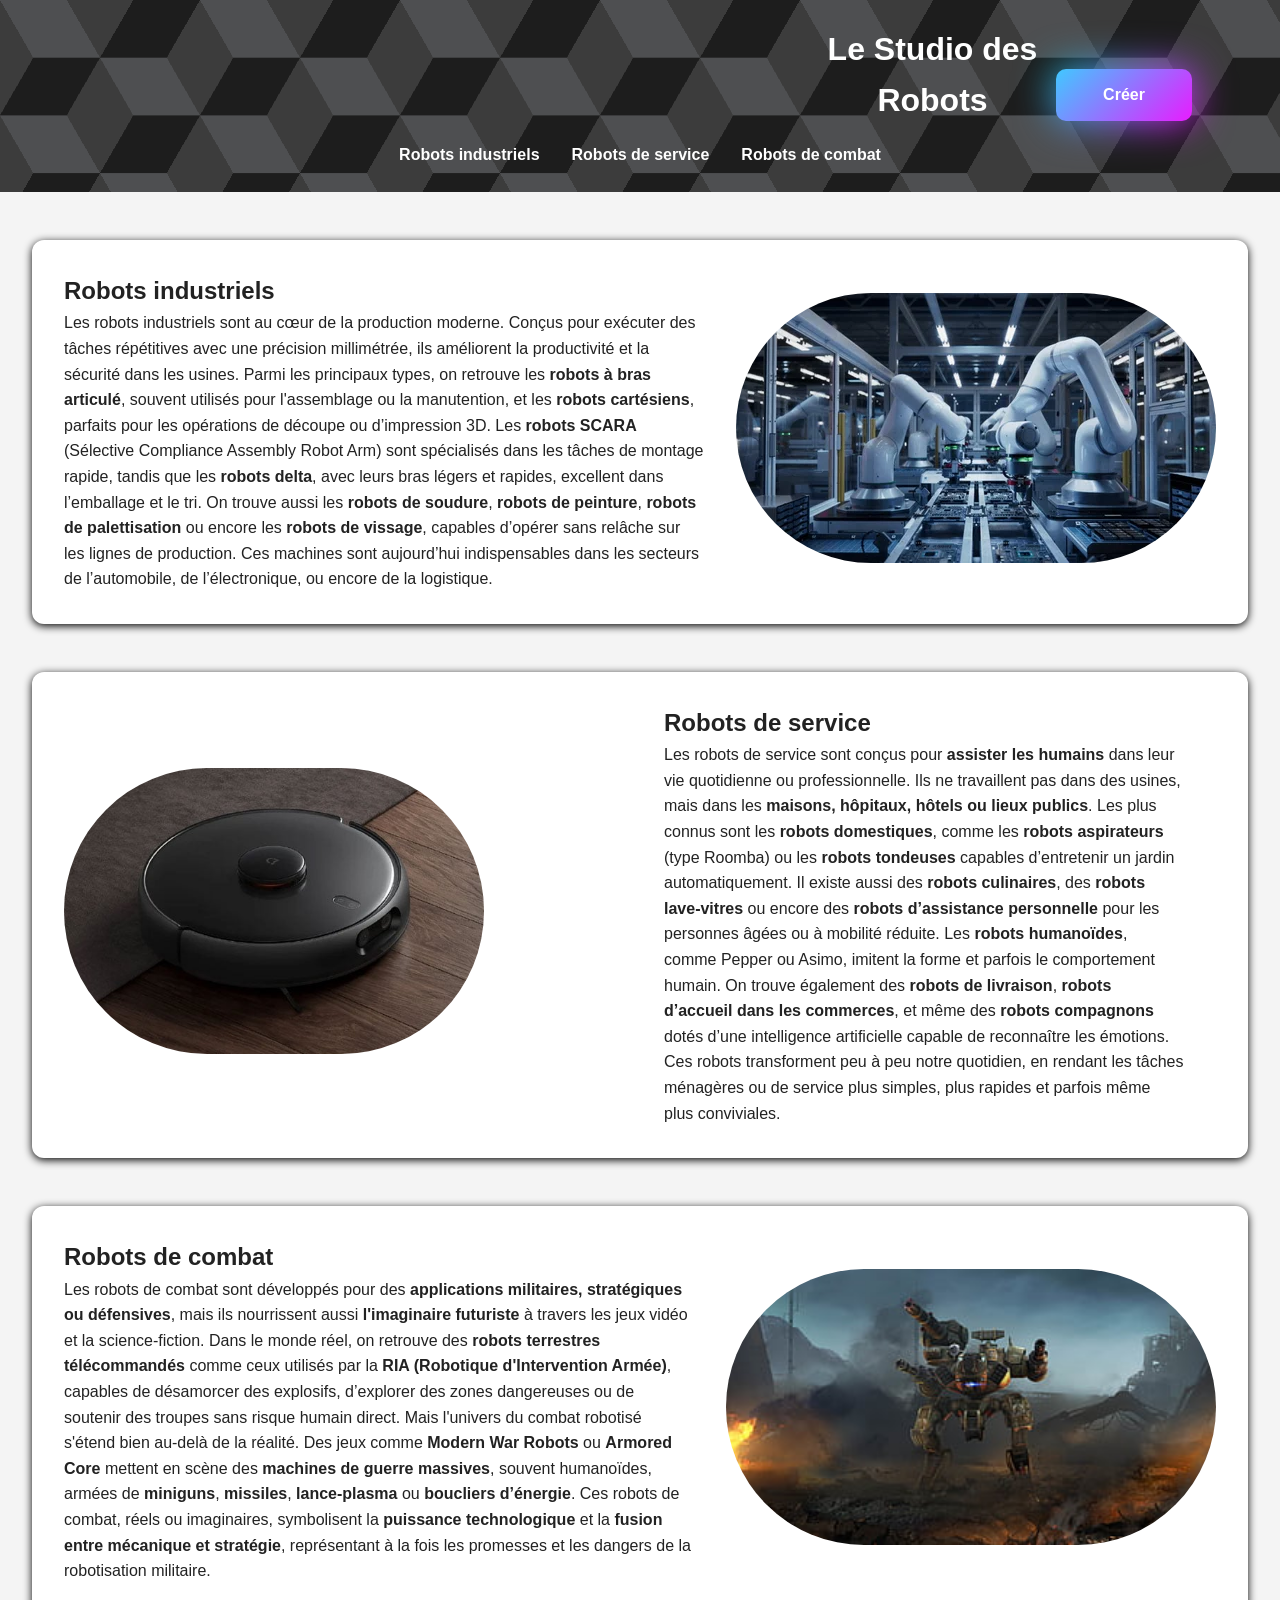
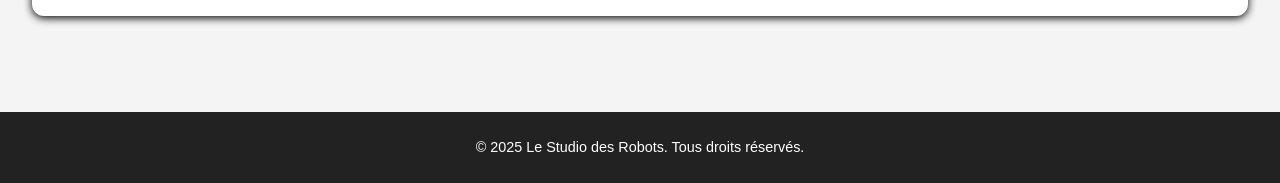
<file: index.html>
<!DOCTYPE html> 
<html lang="fr">
<head>
  <meta charset="UTF-8">
  <title>Le Studio des Robots</title>
  <link rel="stylesheet" href="style.css">
</head>

<body>
  <header>
    <div class="header-top">
      <h1>Le Studio des Robots</h1>
      <div class="btn">
        <a class="button" href="creer.html" aria-label="Créer">
          <span class="button-label">Créer</span>
        </a>
      </div>
    </div>

    <nav>
      <ul>
        <li><a href="#industriels">Robots industriels</a></li>
        <li><a href="#service">Robots de service</a></li>
        <li><a href="#combat">Robots de combat</a></li>
      </ul>
    </nav>
  </header>

  <main>
    <section id="industriels" class="robot-section">
      <div class="text">
        <h2>Robots industriels</h2>
        <p>
          Les robots industriels sont au cœur de la production moderne. Conçus pour exécuter des tâches répétitives avec une précision millimétrée, ils améliorent la productivité et la sécurité dans les usines.  
          Parmi les principaux types, on retrouve les <strong>robots à bras articulé</strong>, souvent utilisés pour l'assemblage ou la manutention, et les <strong>robots cartésiens</strong>, parfaits pour les opérations de découpe ou d’impression 3D.  
          Les <strong>robots SCARA</strong> (Sélective Compliance Assembly Robot Arm) sont spécialisés dans les tâches de montage rapide, tandis que les <strong>robots delta</strong>, avec leurs bras légers et rapides, excellent dans l’emballage et le tri.  
          On trouve aussi les <strong>robots de soudure</strong>, <strong>robots de peinture</strong>, <strong>robots de palettisation</strong> ou encore les <strong>robots de vissage</strong>, capables d’opérer sans relâche sur les lignes de production. Ces machines sont aujourd’hui indispensables dans les secteurs de l’automobile, de l’électronique, ou encore de la logistique.
        </p>
      </div>

      <div class="image1">
        <img src="robot-industriel.jpg" alt="Robot industriel">
      </div>
    </section>

    <section id="service" class="robot-section">
      <div class="text">
        <h2>Robots de service</h2>
        <p>
          Les robots de service sont conçus pour <strong>assister les humains</strong> dans leur vie quotidienne ou professionnelle. Ils ne travaillent pas dans des usines, mais dans les <strong>maisons, hôpitaux, hôtels ou lieux publics</strong>.  
          Les plus connus sont les <strong>robots domestiques</strong>, comme les <strong>robots aspirateurs</strong> (type Roomba) ou les <strong>robots tondeuses</strong> capables d’entretenir un jardin automatiquement. Il existe aussi des <strong>robots culinaires</strong>, des <strong>robots lave-vitres</strong> ou encore des <strong>robots d’assistance personnelle</strong> pour les personnes âgées ou à mobilité réduite.  
          Les <strong>robots humanoïdes</strong>, comme Pepper ou Asimo, imitent la forme et parfois le comportement humain. On trouve également des <strong>robots de livraison</strong>, <strong>robots d’accueil dans les commerces</strong>, et même des <strong>robots compagnons</strong> dotés d’une intelligence artificielle capable de reconnaître les émotions.  
          Ces robots transforment peu à peu notre quotidien, en rendant les tâches ménagères ou de service plus simples, plus rapides et parfois même plus conviviales.
        </p>
      </div>

      <div class="image2">
        <img src="robot-service.jpg" alt="Robot de service">
      </div>
    </section>

    <section id="combat" class="robot-section">
      <div class="text">
        <h2>Robots de combat</h2>
        <p>
          Les robots de combat sont développés pour des <strong>applications militaires, stratégiques ou défensives</strong>, mais ils nourrissent aussi <strong>l'imaginaire futuriste</strong> à travers les jeux vidéo et la science-fiction.  
          Dans le monde réel, on retrouve des <strong>robots terrestres télécommandés</strong> comme ceux utilisés par la <strong>RIA (Robotique d'Intervention Armée)</strong>, capables de désamorcer des explosifs, d’explorer des zones dangereuses ou de soutenir des troupes sans risque humain direct.  
          Mais l'univers du combat robotisé s'étend bien au-delà de la réalité. Des jeux comme <strong>Modern War Robots</strong> ou <strong>Armored Core</strong> mettent en scène des <strong>machines de guerre massives</strong>, souvent humanoïdes, armées de <strong>miniguns</strong>, <strong>missiles</strong>, <strong>lance-plasma</strong> ou <strong>boucliers d’énergie</strong>.  
          Ces robots de combat, réels ou imaginaires, symbolisent la <strong>puissance technologique</strong> et la <strong>fusion entre mécanique et stratégie</strong>, représentant à la fois les promesses et les dangers de la robotisation militaire.
        </p>
      </div>

      <div class="image3">
        <img src="robot-combat.jpg" alt="Robot de combat">
      </div>
    </section>
  </main>

  <footer>
    <p>&copy; 2025 Le Studio des Robots. Tous droits réservés.</p>
  </footer>
</body>
</html>
</file>
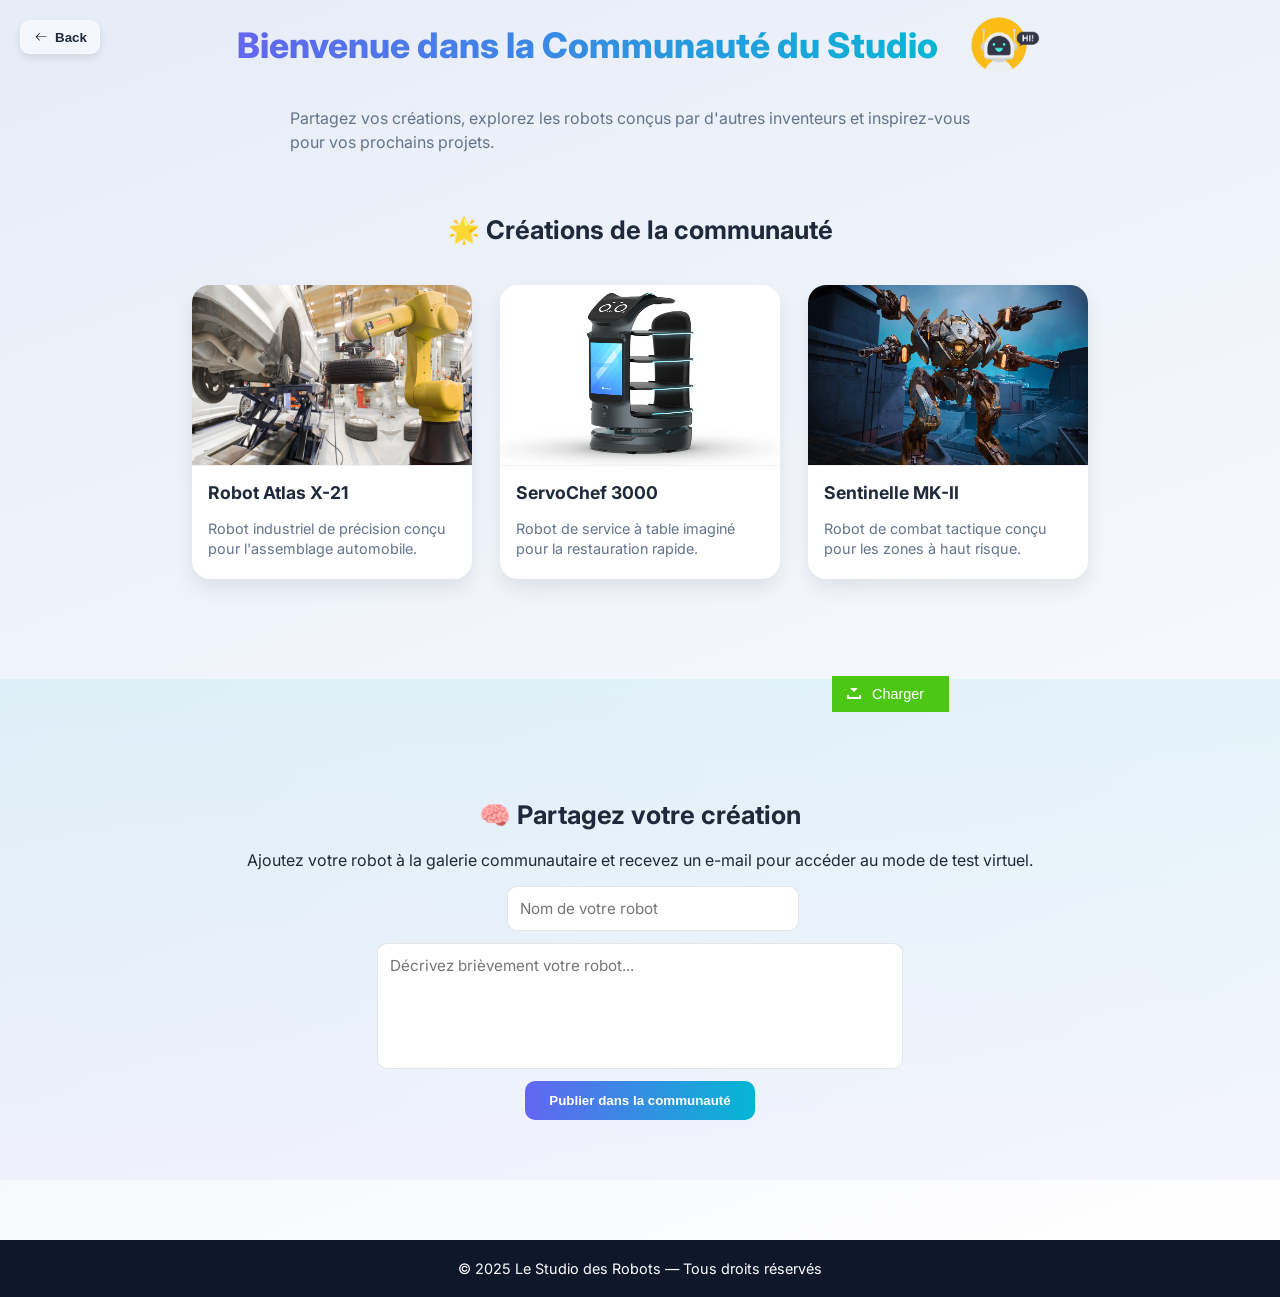
<file: communaute.html>
<!doctype html>
<html lang="fr">
<head>
  <meta charset="utf-8" />
  <meta name="viewport" content="width=device-width, initial-scale=1" />
  <title>Communauté – Le Studio des Robots</title>
  
  <!-- Importation de la police Inter depuis Google Fonts -->
  <link href="https://fonts.googleapis.com/css2?family=Inter:wght@400;600;700&display=swap" rel="stylesheet">
  
  <!-- Lien vers la feuille de style CSS spécifique à cette page -->
  <link rel="stylesheet" href="communaute.css">
</head>

<body>
  <!-- BOUTON DE RETOUR VERS LA PAGE PRINCIPALE -->
  <a href="index.html" id="btnRetour" style="position:fixed; top:20px; left:20px; z-index:1000; text-decoration:none;">
    <button>
      <!-- Icône flèche SVG pour le bouton "Back" -->
      <svg height="16" width="16" xmlns="http://www.w3.org/2000/svg" version="1.1" viewBox="0 0 1024 1024">
        <path d="M874.690416 495.52477c0 11.2973-9.168824 20.466124-20.466124 20.466124l-604.773963 0 188.083679 188.083679c7.992021 7.992021 7.992021 20.947078 0 28.939099-4.001127 3.990894-9.240455 5.996574-14.46955 5.996574-5.239328 0-10.478655-1.995447-14.479783-5.996574l-223.00912-223.00912c-3.837398-3.837398-5.996574-9.046027-5.996574-14.46955 0-5.433756 2.159176-10.632151 5.996574-14.46955l223.019353-223.029586c7.992021-7.992021 20.957311-7.992021 28.949332 0 7.992021 8.002254 7.992021 20.957311 0 28.949332l-188.073446 188.073446 604.753497 0C865.521592 475.058646 874.690416 484.217237 874.690416 495.52477z"></path>
      </svg>
      <span>Back</span>
    </button>
  </a>
  
  <!-- BOUTON CHARGER (pour éventuellement charger un fichier ou une image) -->
  <button class="btncharger">Charger</button>

  <!-- HEADER DE LA PAGE -->
  <header class="header">
    <div class="header-content">
      <h1 class="titre">Bienvenue dans la Communauté du Studio</h1>
      <!-- Logo ou image décorative -->
      <img src="robot-salut.png" alt="Logo du Studio des Robots" class="logo">
    </div>
    <p class="intro">
      Partagez vos créations, explorez les robots conçus par d'autres inventeurs et inspirez-vous pour vos prochains projets.
    </p>
  </header>

  <!-- SECTION GALERIE : affiche les créations de la communauté -->
  <section class="galerie">
    <h2 class="section-titre">🌟 Créations de la communauté</h2>
    <div class="grille-robots">
      <!-- CARTE D’UN ROBOT -->
      <div class="robot-carte">
        <div class="robot-image"><img src="robot-assemblage.jpg"></div>
        <h3>Robot Atlas X-21</h3>
        <p>Robot industriel de précision conçu pour l'assemblage automobile.</p>
      </div>
      <div class="robot-carte">
        <div class="robot-image"><img src="robot-restauration.jpg"></div>
        <h3>ServoChef 3000</h3>
        <p>Robot de service à table imaginé pour la restauration rapide.</p>
      </div>
      <div class="robot-carte">
        <div class="robot-image"><img src="robot-guerre.jpg"></div>
        <h3>Sentinelle MK-II</h3>
        <p>Robot de combat tactique conçu pour les zones à haut risque.</p>
      </div>
    </div>
  </section>

  <!-- SECTION AJOUT D’UN ROBOT : permet aux utilisateurs de partager leur création -->
  <section class="ajout">
    <h2 class="section-titre">🧠 Partagez votre création</h2>
    <p>
      Ajoutez votre robot à la galerie communautaire et recevez un e-mail pour accéder au mode de test virtuel.
    </p>
    
    <div class="formulaire-ajout">
      <!-- LIGNE NOM ET BOUTON CHARGER -->
      <div class="ligne-nom">
        <input type="text" placeholder="Nom de votre robot" class="champ champ-nom">
      </div>
      <!-- DESCRIPTION DU ROBOT -->
      <textarea placeholder="Décrivez brièvement votre robot..." class="champ"></textarea>
      <!-- BOUTON PUBLIER -->
      <button class="btn-publier">Publier dans la communauté</button>
    </div>
  </section>

  <!-- FOOTER DE LA PAGE -->
  <footer class="footer">
    © 2025 Le Studio des Robots — Tous droits réservés
  </footer>
</body>
</html>
</file>
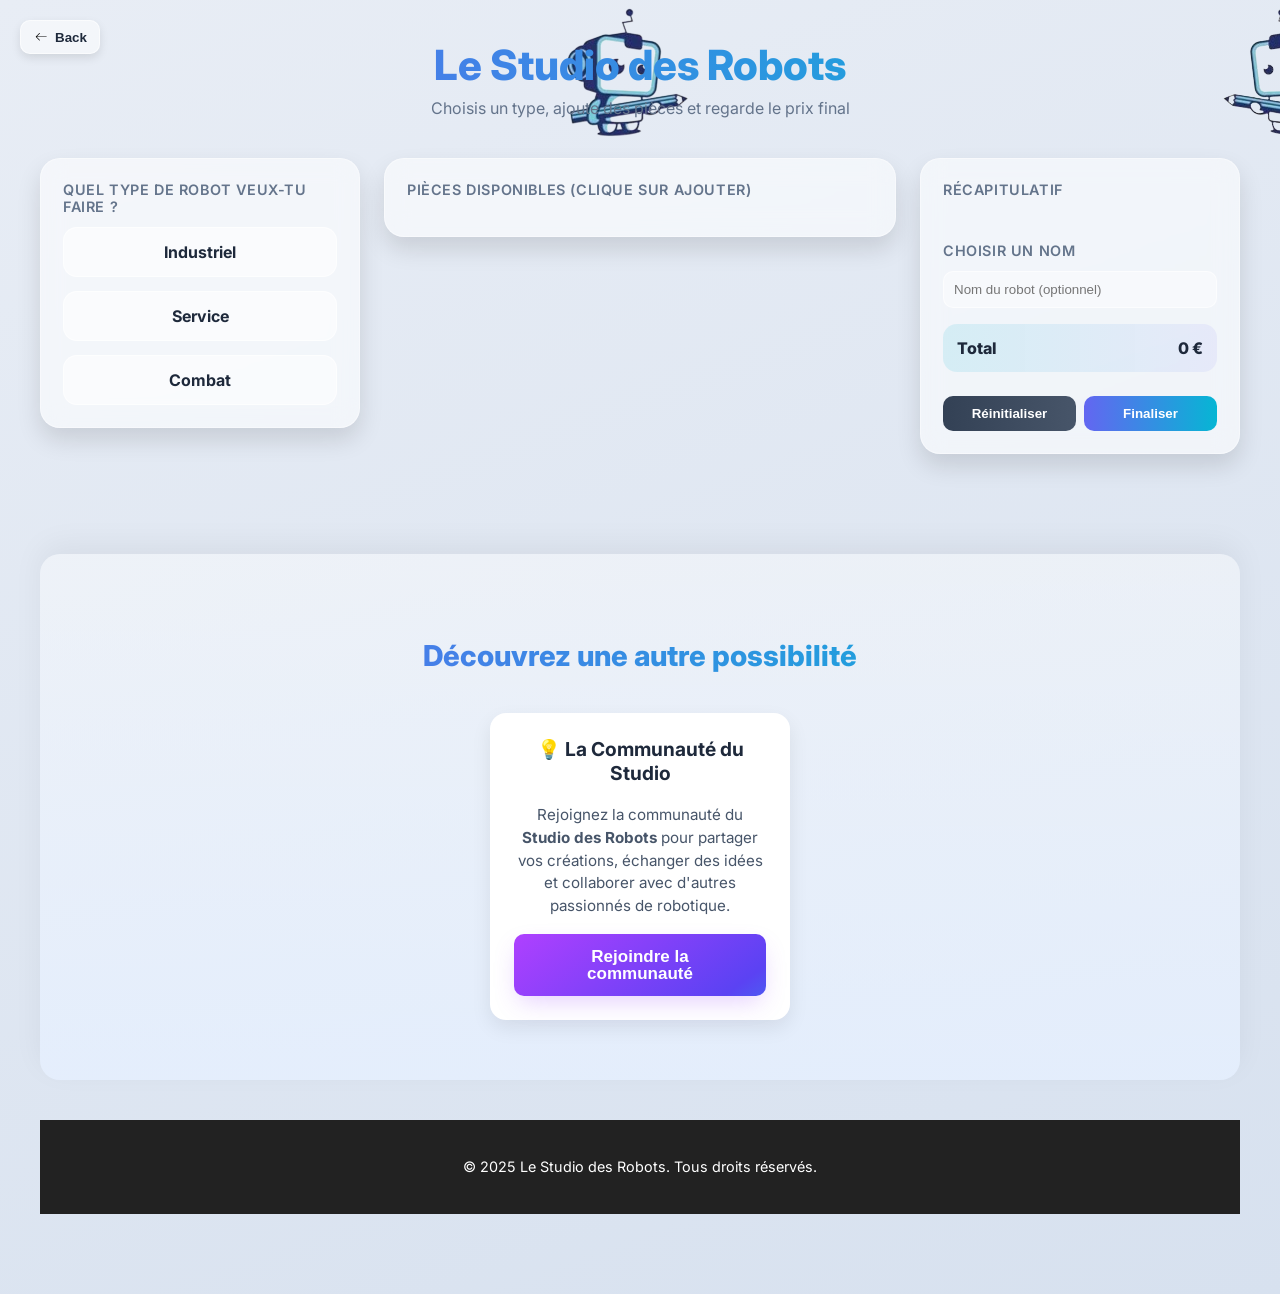
<file: creer.html>
<!doctype html>
<html lang="fr">
<head>
  <meta charset="utf-8" />
  <meta name="viewport" content="width=device-width,initial-scale=1" />
  <title>Le Studio des Robots</title>
  <link href="https://fonts.googleapis.com/css2?family=Inter:wght@300;400;600;700&display=swap" rel="stylesheet">
  <link rel="stylesheet" href="style2.css">
  <script src="script.js" defer></script>
</head>
<body>
  <a href="index.html" id="btnRetour" style="position:fixed; top:20px; left:20px; z-index:1000; text-decoration:none;">
    <button>
      <svg height="16" width="16" xmlns="http://www.w3.org/2000/svg" version="1.1" viewBox="0 0 1024 1024">
        <path d="M874.690416 495.52477c0 11.2973-9.168824 20.466124-20.466124 20.466124l-604.773963 0 188.083679 188.083679c7.992021 7.992021 7.992021 20.947078 0 28.939099-4.001127 3.990894-9.240455 5.996574-14.46955 5.996574-5.239328 0-10.478655-1.995447-14.479783-5.996574l-223.00912-223.00912c-3.837398-3.837398-5.996574-9.046027-5.996574-14.46955 0-5.433756 2.159176-10.632151 5.996574-14.46955l223.019353-223.029586c7.992021-7.992021 20.957311-7.992021 28.949332 0 7.992021 8.002254 7.992021 20.957311 0 28.949332l-188.073446 188.073446 604.753497 0C865.521592 475.058646 874.690416 484.217237 874.690416 495.52477z"></path>
      </svg>
      <span>Back</span>
    </button>
  </a>
  <div class="logo1"><img src="robot-logov1.png"></div>
  <div class="logo2"><img src="robot-logov2.png"></div>

  <header>
    <h1 class="titre-principal">Le Studio des Robots</h1>
    <div class="sous-titre">Choisis un type, ajoute des pièces et regarde le prix final</div>
  </header>

  <main class="conteneur">
    <aside class="cadre">
      <label class="label">Quel type de robot veux-tu faire ?</label>
      <div class="types">
        <div class="type-btn" data-type="industriel">Industriel</div>
        <div class="type-btn" data-type="service">Service</div>
        <div class="type-btn" data-type="combat">Combat</div>
      </div>
    </aside>

    <section class="cadre">
      <label class="label">Pièces disponibles (clique sur Ajouter)</label>
      <div class="grille" id="zonePieces">
        <div class="piece" data-type="industriel">
          <div class="nom-piece">Bras articulé hydraulique</div>
          <div class="prix-piece">1 200 €</div>
          <button class="btn-ajout" data-nom="Bras articulé hydraulique" data-prix="1200">Ajouter</button>
        </div>
        <div class="piece" data-type="industriel">
          <div class="nom-piece">Pince de préhension à vide</div>
          <div class="prix-piece">450 €</div>
          <button class="btn-ajout" data-nom="Pince de préhension à vide" data-prix="450">Ajouter</button>
        </div>
        <div class="piece" data-type="industriel">
          <div class="nom-piece">Tête de soudage automatisée</div>
          <div class="prix-piece">950 €</div>
          <button class="btn-ajout" data-nom="Tête de soudage automatisée" data-prix="950">Ajouter</button>
        </div>
        <div class="piece" data-type="industriel">
          <div class="nom-piece">Capteur de force et couple</div>
          <div class="prix-piece">300 €</div>
          <button class="btn-ajout" data-nom="Capteur de force et couple" data-prix="300">Ajouter</button>
        </div>
        <div class="piece" data-type="industriel">
          <div class="nom-piece">Caméra de vision industrielle</div>
          <div class="prix-piece">500 €</div>
          <button class="btn-ajout" data-nom="Caméra de vision industrielle" data-prix="500">Ajouter</button>
        </div>
        <div class="piece" data-type="industriel">
          <div class="nom-piece">Module de convoyeur automatisé</div>
          <div class="prix-piece">1 100 €</div>
          <button class="btn-ajout" data-nom="Module de convoyeur automatisé" data-prix="1100">Ajouter</button>
        </div>
        <div class="piece" data-type="industriel">
          <div class="nom-piece">Système de peinture robotisé</div>
          <div class="prix-piece">1 400 €</div>
          <button class="btn-ajout" data-nom="Système de peinture robotisé" data-prix="1400">Ajouter</button>
        </div>
        <div class="piece" data-type="industriel">
          <div class="nom-piece">Contrôleur industriel (PLC)</div>
          <div class="prix-piece">750 €</div>
          <button class="btn-ajout" data-nom="Contrôleur industriel (PLC)" data-prix="750">Ajouter</button>
        </div>

        <div class="piece" data-type="service">
          <div class="nom-piece">Châssis mobile à roues omnidirectionnelles</div>
          <div class="prix-piece">1 000 €</div>
          <button class="btn-ajout" data-nom="Châssis mobile à roues omnidirectionnelles" data-prix="1000">Ajouter</button>
        </div>
        <div class="piece" data-type="service">
          <div class="nom-piece">Module de reconnaissance vocale</div>
          <div class="prix-piece">380 €</div>
          <button class="btn-ajout" data-nom="Module de reconnaissance vocale" data-prix="380">Ajouter</button>
        </div>
        <div class="piece" data-type="service">
          <div class="nom-piece">Écran d’interaction tactile</div>
          <div class="prix-piece">250 €</div>
          <button class="btn-ajout" data-nom="Écran d’interaction tactile" data-prix="250">Ajouter</button>
        </div>
        <div class="piece" data-type="service">
          <div class="nom-piece">Caméra de détection faciale</div>
          <div class="prix-piece">320 €</div>
          <button class="btn-ajout" data-nom="Caméra de détection faciale" data-prix="320">Ajouter</button>
        </div>
        <div class="piece" data-type="service">
          <div class="nom-piece">Module de déplacement autonome (LIDAR)</div>
          <div class="prix-piece">900 €</div>
          <button class="btn-ajout" data-nom="Module de déplacement autonome (LIDAR)" data-prix="900">Ajouter</button>
        </div>
        <div class="piece" data-type="service">
          <div class="nom-piece">Bras léger articulé</div>
          <div class="prix-piece">700 €</div>
          <button class="btn-ajout" data-nom="Bras léger articulé" data-prix="700">Ajouter</button>
        </div>
        <div class="piece" data-type="service">
          <div class="nom-piece">Module d'assistance vocale et émotionnelle</div>
          <div class="prix-piece">500 €</div>
          <button class="btn-ajout" data-nom="Module d'assistance vocale et émotionnelle" data-prix="500">Ajouter</button>
        </div>
        <div class="piece" data-type="service">
          <div class="nom-piece">Batterie lithium haute capacité</div>
          <div class="prix-piece">650 €</div>
          <button class="btn-ajout" data-nom="Batterie lithium haute capacité" data-prix="650">Ajouter</button>
        </div>

        <div class="piece" data-type="combat">
          <div class="nom-piece">Armature renforcée en titane</div>
          <div class="prix-piece">2 200 €</div>
          <button class="btn-ajout" data-nom="Armature renforcée en titane" data-prix="2200">Ajouter</button>
        </div>
        <div class="piece" data-type="combat">
          <div class="nom-piece">Blindage composite modulaire</div>
          <div class="prix-piece">1 700 €</div>
          <button class="btn-ajout" data-nom="Blindage composite modulaire" data-prix="1700">Ajouter</button>
        </div>
        <div class="piece" data-type="combat">
          <div class="nom-piece">Canon à impulsion plasma</div>
          <div class="prix-piece">2 600 €</div>
          <button class="btn-ajout" data-nom="Canon à impulsion plasma" data-prix="2600">Ajouter</button>
        </div>
        <div class="piece" data-type="combat">
          <div class="nom-piece">Tourelle Mini-Gun</div>
          <div class="prix-piece">1 350 €</div>
          <button class="btn-ajout" data-nom="Tourelle Mini-Gun" data-prix="1350">Ajouter</button>
        </div>
        <div class="piece" data-type="combat">
          <div class="nom-piece">Lance-roquettes légers</div>
          <div class="prix-piece">1 800 €</div>
          <button class="btn-ajout" data-nom="Lance-roquettes légers" data-prix="1800">Ajouter</button>
        </div>
        <div class="piece" data-type="combat">
          <div class="nom-piece">Système de visée laser</div>
          <div class="prix-piece">720 €</div>
          <button class="btn-ajout" data-nom="Système de visée laser" data-prix="720">Ajouter</button>
        </div>
        <div class="piece" data-type="combat">
          <div class="nom-piece">Propulseurs dorsaux</div>
          <div class="prix-piece">1 000 €</div>
          <button class="btn-ajout" data-nom="Propulseurs dorsaux" data-prix="1000">Ajouter</button>
        </div>
        <div class="piece" data-type="combat">
          <div class="nom-piece">Module de camouflage actif</div>
          <div class="prix-piece">2 800 €</div>
          <button class="btn-ajout" data-nom="Module de camouflage actif" data-prix="2800">Ajouter</button>
        </div>
      </div>
    </section>

    <aside class="cadre recup recap">
      <label class="label">Récapitulatif</label>
      <div class="liste-panier" id="panier"></div>
      <div>
        <label class="label">Choisir un nom</label>
        <input id="champNom" class="champ-nom" placeholder="Nom du robot (optionnel)">
      </div>
      <div class="zone-total">
        <div>Total</div>
        <div id="totalPrix">0 €</div>
      </div>
      <div style="display:flex;gap:8px;margin-top:8px">
        <button id="btnReinit" class="btn-ajout" style="flex:1;background:linear-gradient(90deg,#334155,#475569)">Réinitialiser</button>
        <button id="btnFinal" class="btn-ajout" style="flex:1">Finaliser</button>
      </div>
    </aside>
  </main>
  <section class="extras">
    <h2 class="extras-titre">Découvrez une autre possibilité</h2>
    <div class="extras-contenu">
      <div class="extra-carte unique">
        <h3>💡 La Communauté du Studio</h3>
        <p>
          Rejoignez la communauté du <strong>Studio des Robots</strong> pour partager vos créations,
          échanger des idées et collaborer avec d'autres passionnés de robotique.
        </p>
        <a href="communaute.html">
          <button class="btn-extra">Rejoindre la communauté</button>
        </a>
      </div>
    </div>
  </section>

  <footer>
    <p>&copy; 2025 Le Studio des Robots. Tous droits réservés.</p>
  </footer>

  <script src="script.js"></script>
  <div class="decor-droite"></div>
</body>
</html>
</file>
<file: style.css>
* {
  margin: 0;
  padding: 0;
  box-sizing: border-box;
}

body {
  font-family: 'Segoe UI', Tahoma, Geneva, Verdana, sans-serif;
  background-color: #f4f4f4;
  color: #222;
  line-height: 1.6;
}

header {
  width: 100%;
  --s: 200px;
  --c1: #1d1d1d;
  --c2: #4e4f51;
  --c3: #3c3c3c;
  background: repeating-conic-gradient(
        from 30deg,
        #0000 0 120deg,
        var(--c3) 0 180deg
      )
      calc(0.5 * var(--s)) calc(0.5 * var(--s) * 0.577),
    repeating-conic-gradient(
      from 30deg,
      var(--c1) 0 60deg,
      var(--c2) 0 120deg,
      var(--c3) 0 180deg
    );
  background-size: var(--s) calc(var(--s) * 0.577);
  color: white;
  text-align: center;
  padding: 1.5rem 1rem;
}

.header-top {
  display: flex;
  align-items: center;
  justify-content: space-between;
  max-width: 1100px;
  margin: 0 auto;
  position: relative;
  margin-left: 785px;
  margin-right: 80px;
}

.btn {
  margin-top: 40px;
}

header h1 {
  font-size: 2rem;
}

nav ul {
  list-style: none;
  display: flex;
  justify-content: center;
  gap: 2rem;
  margin-top: 1rem;
}

nav a {
  color: #fff;
  text-decoration: none;
  font-weight: bold;
  transition: color 0.3s;
}

nav a:hover {
  color: #00aaff;
}

main {
  padding: 3rem 2rem;
}

.robot-section {
  display: flex;
  align-items: center;
  justify-content: space-between;
  background: white;
  margin-bottom: 3rem;
  padding: 2rem;
  border-radius: 12px;
  box-shadow: 0 2px 8px #000;
}

.robot-section:nth-child(even) {
  flex-direction: row-reverse;
}

.robot-section .text {
  flex: 1;
  padding-right: 2rem;
}

.robot-section img {
  border-radius: 300px;
  height: auto;
  object-fit: contain;
}

.image1 img {
  max-width: 100%;
}

.image2 img {
  max-width: 70%;
}

.image3 img {
  width: 490px;
  height: auto;
}

footer {
  text-align: center;
  padding: 1.5rem;
  background-color: #222;
  color: #fff;
  font-size: 0.9rem;
}

.button {
  display: inline-flex;
  align-items: center;
  justify-content: center;
  padding: 10px 16px;
  min-width: 120px;
  height: 40px;
  border-radius: 8px;
  background-color: #000;
  color: #fff;
  text-decoration: none;
  position: relative;
  z-index: 5;
  cursor: pointer;
}

.button-label {
  position: relative;
  z-index: 6;
  font-weight: 600;
  pointer-events: none;
}

.button::after {
  content: "";
  position: absolute;
  left: 50%;
  top: 50%;
  transform: translate(-50%, -50%) scale(0.98);
  width: 140px;
  height: 56px;
  border-radius: 12px;
  background: linear-gradient(-45deg, #fc00ff 0%, #00dbde 100%);
  filter: blur(20px);
  z-index: 2;
  pointer-events: none;
  transition: filter 0.35s ease;
}

.button::before {
  content: "";
  position: absolute;
  left: 50%;
  top: 50%;
  transform: translate(-50%, -50%) rotate(0deg);
  width: 136px;
  height: 52px;
  border-radius: 10px;
  background: linear-gradient(-45deg, #e81cff 0%, #40c9ff 100%);
  z-index: 3;
  pointer-events: none;
  transition: transform 0.6s cubic-bezier(0.175, 0.885, 0.32, 1.275);
}

.button:hover::after {
  filter: blur(30px);
}

.button:hover::before {
  transform: translate(-50%, -50%) rotate(-180deg);
}

.button:active::before {
  transform: translate(-50%, -50%) scale(0.72) rotate(-180deg);
}
</file>
<file: communaute.css>
/* ============================= */
/* VARIABLES GLOBALES            */
/* ============================= */
:root {
  --fond: #e6ecf8;       /* Couleur de fond principale */
  --accent1: #06b6d4;    /* Couleur d'accent 1 (ex: boutons, titres) */
  --accent2: #6366f1;    /* Couleur d'accent 2 (dégradé) */
  --texte: #1e293b;      /* Couleur principale du texte */
  --gris: #64748b;       /* Couleur secondaire/grisée pour texte moins important */
}

/* ============================= */
/* STYLES GLOBAUX                */
/* ============================= */
body {
  font-family: "Inter", sans-serif; /* Police globale */
  margin: 0;                         /* Supprime marges par défaut */
  padding: 0;                        /* Supprime padding par défaut */
  background: linear-gradient(160deg, var(--fond) 0%, #ffffff 100%); /* Dégradé de fond */
  color: var(--texte);               /* Couleur du texte par défaut */
}

/* Logo */
.logo {
  width: 90px;       /* Largeur fixe */
  height: auto;      /* Hauteur proportionnelle */
}

/* ============================= */
/* HEADER                        */
/* ============================= */
.header-content {
  display: flex;              /* Flexbox pour aligner logo + titre */
  align-items: center;        /* Centré verticalement */
  justify-content: center;    /* Centré horizontalement */
  gap: 16px;                  /* Espacement entre logo et titre */
}

.titre {
  font-size: 2.2rem;                                      /* Taille du titre */
  font-weight: 800;                                        /* Gras extrême */
  background: linear-gradient(90deg, var(--accent2), var(--accent1)); /* Dégradé */
  -webkit-background-clip: text;                          /* Clip pour texte */
  -webkit-text-fill-color: transparent;                  /* Texte transparent pour voir le gradient */
}

.intro {
  max-width: 700px;       /* Largeur maximale du texte */
  margin: 16px auto 0;    /* Centré avec marge haut */
  font-size: 1rem;        /* Taille du texte */
  color: var(--gris);     /* Couleur grisée */
  line-height: 1.5;       /* Interligne confortable */
}

/* ============================= */
/* GALERIE DE ROBOTS             */
/* ============================= */
.section-titre {
  text-align: center;     /* Centré */
  font-size: 1.6rem;      /* Taille du titre de section */
  margin-top: 60px;
  margin-bottom: 20px;
  font-weight: 700;       /* Gras */
  color: var(--texte);    /* Couleur texte */
}

.grille-robots {
  display: flex;          /* Flexbox pour cartes */
  flex-wrap: wrap;        /* Retour à la ligne si nécessaire */
  justify-content: center;
  gap: 28px;              /* Espacement entre cartes */
  padding: 20px;          /* Padding autour */
}

.robot-carte {
  background: white;                          /* Fond blanc */
  border-radius: 18px;                        /* Coins arrondis */
  width: 280px;                               /* Largeur carte */
  box-shadow: 0 10px 20px rgba(0,0,0,0.08);  /* Ombre douce */
  overflow: hidden;                           /* Contenu ne dépasse pas */
  transition: transform 0.25s ease, box-shadow 0.25s ease; /* Animation hover */
}

.robot-carte:hover {
  transform: rotate(-1deg) translateY(-8px); /* Légère rotation + déplacement */
  box-shadow: 0 16px 32px rgba(0,0,0,0.12);  /* Ombre plus forte */
}

.robot-image {
  position: relative;
  width: 100%;
  height: 180px;                    /* Hauteur de l'image */
  overflow: hidden;
  border-bottom: 1px solid rgba(0, 0, 0, 0.05); /* Ligne de séparation */
  display: flex;                    /* Pour centrer contenu */
  align-items: center;
  justify-content: center;
  color: white;
  font-weight: 700;
  letter-spacing: 1px;
}

.robot-image img {
  width: 100%;     /* Image pleine largeur */
  height: 100%;    /* Image pleine hauteur */
  display: block;  /* Évite les petits espaces sous l'image */
}

.robot-carte h3 {
  margin: 16px;    /* Marge autour du titre */
  font-size: 1.1rem;
}

.robot-carte p {
  margin: 0 16px 20px;  /* Marge autour du texte */
  color: var(--gris);    /* Gris pour texte secondaire */
  font-size: 0.9rem;
  line-height: 1.4;
}

/* ============================= */
/* FORMULAIRE D’AJOUT             */
/* ============================= */
.ajout {
  margin-top: 80px;
  padding: 60px 20px;
  text-align: center;
  background: linear-gradient(180deg, rgba(6,182,212,0.08), rgba(99,102,241,0.06)); /* Fond léger */
}

.formulaire-ajout {
  display: flex;
  flex-direction: column;
  align-items: center;
  gap: 12px;            /* Espacement entre champs */
  max-width: 500px;     /* Largeur max du formulaire */
  margin: 0 auto;       /* Centré */
}

.champ {
  width: 100%;
  padding: 12px;
  border-radius: 10px;
  border: 1px solid rgba(0,0,0,0.1);
  font-size: 0.95rem;
  font-family: inherit;
}

textarea.champ {
  height: 100px;     /* Hauteur spécifique pour textarea */
  resize: none;      /* Pas de redimensionnement */
}

.btn-publier {
  background: linear-gradient(90deg, var(--accent2), var(--accent1));
  color: white;
  border: none;
  border-radius: 10px;
  padding: 12px 24px;
  font-weight: 600;
  cursor: pointer;
  transition: transform 0.2s ease, opacity 0.2s ease; /* Animation au hover */
}

.btn-publier:hover {
  transform: translateY(-2px); /* Légère remontée */
  opacity: 0.9;                /* Légère transparence */
}

/* ============================= */
/* FOOTER                         */
/* ============================= */
.footer {
  background: #0f172a;    /* Fond sombre */
  color: white;            /* Texte blanc */
  text-align: center;
  padding: 20px;
  margin-top: 60px;
  font-size: 0.9rem;
}

/* ============================= */
/* BOUTON RETOUR                  */
/* ============================= */
#btnRetour button {
  background: rgba(255,255,255,0.5); /* Semi-transparent */
  color: var(--texte);
  border-radius: 10px;
  border: 1px solid rgba(255,255,255,0.6);
  box-shadow: 0 4px 10px rgba(0,0,0,0.1);
  transition: all 0.2s ease;
  padding: 8px 12px;
  display: flex;
  align-items: center;
  gap: 6px;
  font-weight: 600;
}

#btnRetour button:hover {
  background: white;
  transform: translateY(-3px);
}

/* ============================= */
/* BOUTON CHARGER (ANIMÉ)        */
/* ============================= */
.btncharger {
 display: inline-block;
 position: absolute;
 padding: 10px 25px;
 background-color: #4CC713;
 color: white;
 font-family: sans-serif;
 text-decoration: none;
 font-size: 0.9em;
 text-align: center;
 text-indent: 15px;
 border: none;
 margin-top: 52.8%;
 margin-left: 65%;
}

.btncharger:hover {
 background-color: #45a21a;
 color: white;
}

.btncharger:before, .btncharger:after {
 content: ' ';
 display: block;
 position: absolute;
 left: 15px;
 top: 52%;
}

.btncharger:before {
 width: 10px;
 height: 2px;
 border-style: solid;
 border-width: 0 2px 2px;
}

.btncharger:after {
 width: 0;
 height: 0;
 margin-left: 3px;
 margin-top: -7px;
 border-style: solid;
 border-width: 4px 4px 0 4px;
 border-color: transparent;
 border-top-color: inherit;
 animation: downloadArrow 1s linear infinite;
 animation-play-state: paused;
}

.btncharger:hover:before {
 border-color: #cdefbd;
}

.btncharger:hover:after {
 border-top-color: #cdefbd;
 animation-play-state: running;
}

/* Animation de la flèche du bouton charger */
@keyframes downloadArrow {
 0% {
  margin-top: -7px;
  opacity: 1;
 }

 0.001% {
  margin-top: -15px;
  opacity: 0.4;
 }

 50% {
  opacity: 1;
 }

 100% {
  margin-top: 0;
  opacity: 0.4;
 }
}
</file>
<file: style2.css>
:root {
  --fond1: #e8edf5;
  --fond2: #d7e1ef;
  --carte: rgba(255, 255, 255, 0.55);
  --bordure: rgba(255, 255, 255, 0.4);
  --accent: #06b6d4;
  --accent2: #6366f1;
  --texte: #1e293b;
  --gris: #64748b;
  --ombre: rgba(0, 0, 0, 0.12);
}

* {
  box-sizing: border-box;
}

body {
  margin: 0;
  font-family: "Inter", system-ui, sans-serif;
  min-height: 100vh;
  background: linear-gradient(160deg, var(--fond1) 0%, var(--fond2) 100%);
  color: var(--texte);
  padding: 40px;
  display: flex;
  flex-direction: column;
  gap: 40px;
  position: relative;
  overflow-x: hidden;
}

.logo1 {
  position: absolute;
  margin-left: 1180px;
  margin-top: -35px;
}

.logo2 {
  position: absolute;
  margin-left: 520px;
  margin-top: -35px;
}

header {
  text-align: center;
  position: relative;
}

.titre-principal {
  font-size: 2.6rem;
  font-weight: 800;
  margin: 0;
  background: linear-gradient(90deg, var(--accent2), var(--accent));
  -webkit-background-clip: text;
  -webkit-text-fill-color: transparent;
}

.sous-titre {
  margin-top: 8px;
  font-size: 1rem;
  color: var(--gris);
}

.conteneur {
  display: grid;
  grid-template-columns: 320px 1fr 320px;
  gap: 24px;
  align-items: start;
}

.cadre {
  backdrop-filter: blur(12px);
  background: var(--carte);
  border-radius: 20px;
  padding: 22px;
  box-shadow: 0 12px 24px var(--ombre);
  border: 1px solid var(--bordure);
  transition: transform 0.2s ease, box-shadow 0.3s ease;
}

.cadre:hover {
  transform: translateY(-4px);
  box-shadow: 0 16px 30px rgba(0, 0, 0, 0.15);
}

.label {
  display: block;
  font-size: 0.9rem;
  font-weight: 600;
  color: var(--gris);
  margin-bottom: 12px;
  text-transform: uppercase;
  letter-spacing: 0.6px;
}

.types {
  display: flex;
  flex-direction: column;
  gap: 14px;
}

.type-btn {
  padding: 14px 16px;
  border-radius: 14px;
  background: rgba(255, 255, 255, 0.55);
  color: var(--texte);
  cursor: pointer;
  font-weight: 700;
  text-align: center;
  transition: all 0.2s ease;
  border: 1px solid rgba(255, 255, 255, 0.6);
}

.type-btn:hover {
  background: white;
  transform: translateY(-3px);
  box-shadow: 0 6px 12px rgba(0, 0, 0, 0.08);
}

.type-btn.actif {
  background: linear-gradient(90deg, var(--accent2), var(--accent));
  color: white;
  box-shadow: 0 6px 14px rgba(99, 102, 241, 0.25);
}

.grille {
  display: grid;
  grid-template-columns: repeat(auto-fill, minmax(220px, 1fr));
  gap: 18px;
  margin-top: 16px;
}

.piece[hidden] {
  display: none !important;
}

.piece {
  background: rgba(255, 255, 255, 0.7);
  padding: 14px;
  border-radius: 14px;
  border: 1px solid rgba(255, 255, 255, 0.6);
  box-shadow: 0 6px 12px rgba(0, 0, 0, 0.05);
  display: flex;
  flex-direction: column;
  gap: 10px;
  transition: transform 0.15s ease, box-shadow 0.15s ease;
}

.piece:hover {
  transform: translateY(-4px);
  box-shadow: 0 8px 18px rgba(0, 0, 0, 0.1);
}

.nom-piece {
  font-weight: 700;
  font-size: 1rem;
}

.prix-piece {
  color: var(--gris);
  font-size: 0.9rem;
}

.btn-ajout {
  margin-top: auto;
  padding: 10px;
  border-radius: 10px;
  border: none;
  background: linear-gradient(90deg, var(--accent2), var(--accent));
  color: white;
  cursor: pointer;
  font-weight: 700;
  transition: all 0.2s ease;
}

.btn-ajout:hover {
  transform: translateY(-2px);
  opacity: 0.9;
}

.recap {
  display: flex;
  flex-direction: column;
  gap: 16px;
}

.liste-panier {
  display: flex;
  flex-direction: column;
  gap: 8px;
  max-height: 340px;
  overflow-y: auto;
  padding-right: 6px;
}

.ligne-panier {
  display: flex;
  justify-content: space-between;
  align-items: center;
  padding: 10px;
  border-radius: 10px;
  background: rgba(255, 255, 255, 0.6);
  border: 1px solid rgba(255, 255, 255, 0.7);
}

.champ-nom {
  width: 100%;
  padding: 10px;
  border-radius: 10px;
  border: 1px solid rgba(255, 255, 255, 0.6);
  background: rgba(255, 255, 255, 0.4);
  color: var(--texte);
  font-weight: 500;
}

.zone-total {
  display: flex;
  justify-content: space-between;
  align-items: center;
  padding: 14px;
  border-radius: 14px;
  background: linear-gradient(90deg, rgba(6,182,212,0.12), rgba(99,102,241,0.08));
  font-weight: 800;
  color: var(--texte);
}

footer {
  text-align: center;
  padding: 1.5rem;
  background-color: #222;
  color: #fff;
  font-size: 0.9rem;
}

#btnRetour button {
  background: rgba(255,255,255,0.5);
  color: var(--texte);
  border-radius: 10px;
  border: 1px solid rgba(255,255,255,0.6);
  box-shadow: 0 4px 10px rgba(0,0,0,0.1);
  transition: all 0.2s ease;
  padding: 8px 12px;
  display: flex;
  align-items: center;
  gap: 6px;
  font-weight: 600;
}

#btnRetour button:hover {
  background: white;
  transform: translateY(-3px);
}

.extras {
  margin-top: 60px;
  padding: 60px 20px;
  background: linear-gradient(180deg, rgba(255,255,255,0.4), rgba(230,240,255,0.8));
  border-radius: 20px;
  box-shadow: 0 -10px 30px rgba(0,0,0,0.05);
  text-align: center;
}

.extras-titre {
  font-size: 1.8rem;
  font-weight: 800;
  color: #1e293b;
  margin-bottom: 40px;
  background: linear-gradient(90deg, #6366f1, #06b6d4);
  -webkit-background-clip: text;
  -webkit-text-fill-color: transparent;
}

.extras-contenu {
  display: flex;
  justify-content: center;
  gap: 24px;
  flex-wrap: wrap;
}

.extra-carte {
  background: white;
  border-radius: 16px;
  box-shadow: 0 8px 20px rgba(0,0,0,0.08);
  padding: 24px;
  max-width: 300px;
}

.extra-carte h3 {
  margin-top: 0;
  color: #1e293b;
  font-size: 1.2rem;
}

.extra-carte p {
  font-size: 0.95rem;
  color: #475569;
  line-height: 1.5;
  margin-bottom: 16px;
}

.btn-extra {
  align-items: center;
  background-image: linear-gradient(144deg, #af40ff, #5b42f3 50%, #00ddeb);
  border: none;
  border-radius: 10px;
  box-shadow: rgba(151, 65, 252, 0.25) 0 10px 25px -5px;
  color: #ffffff;
  display: inline-flex;
  justify-content: center;
  font-size: 17px;
  font-weight: 600;
  line-height: 1;
  padding: 14px 26px;
  text-decoration: none;
  cursor: pointer;
  transition: all 0.3s ease;
  background-size: 200% 100%;
  background-position: left;
}

.btn-extra:hover {
  background-position: right;
  transform: translateY(-3px);
  box-shadow: rgba(151, 65, 252, 0.35) 0 15px 30px -5px;
}

.btn-extra:active {
  transform: scale(0.95);
}

a .btn-extra {
  display: inline-flex;
  text-decoration: none;
}
</file>
